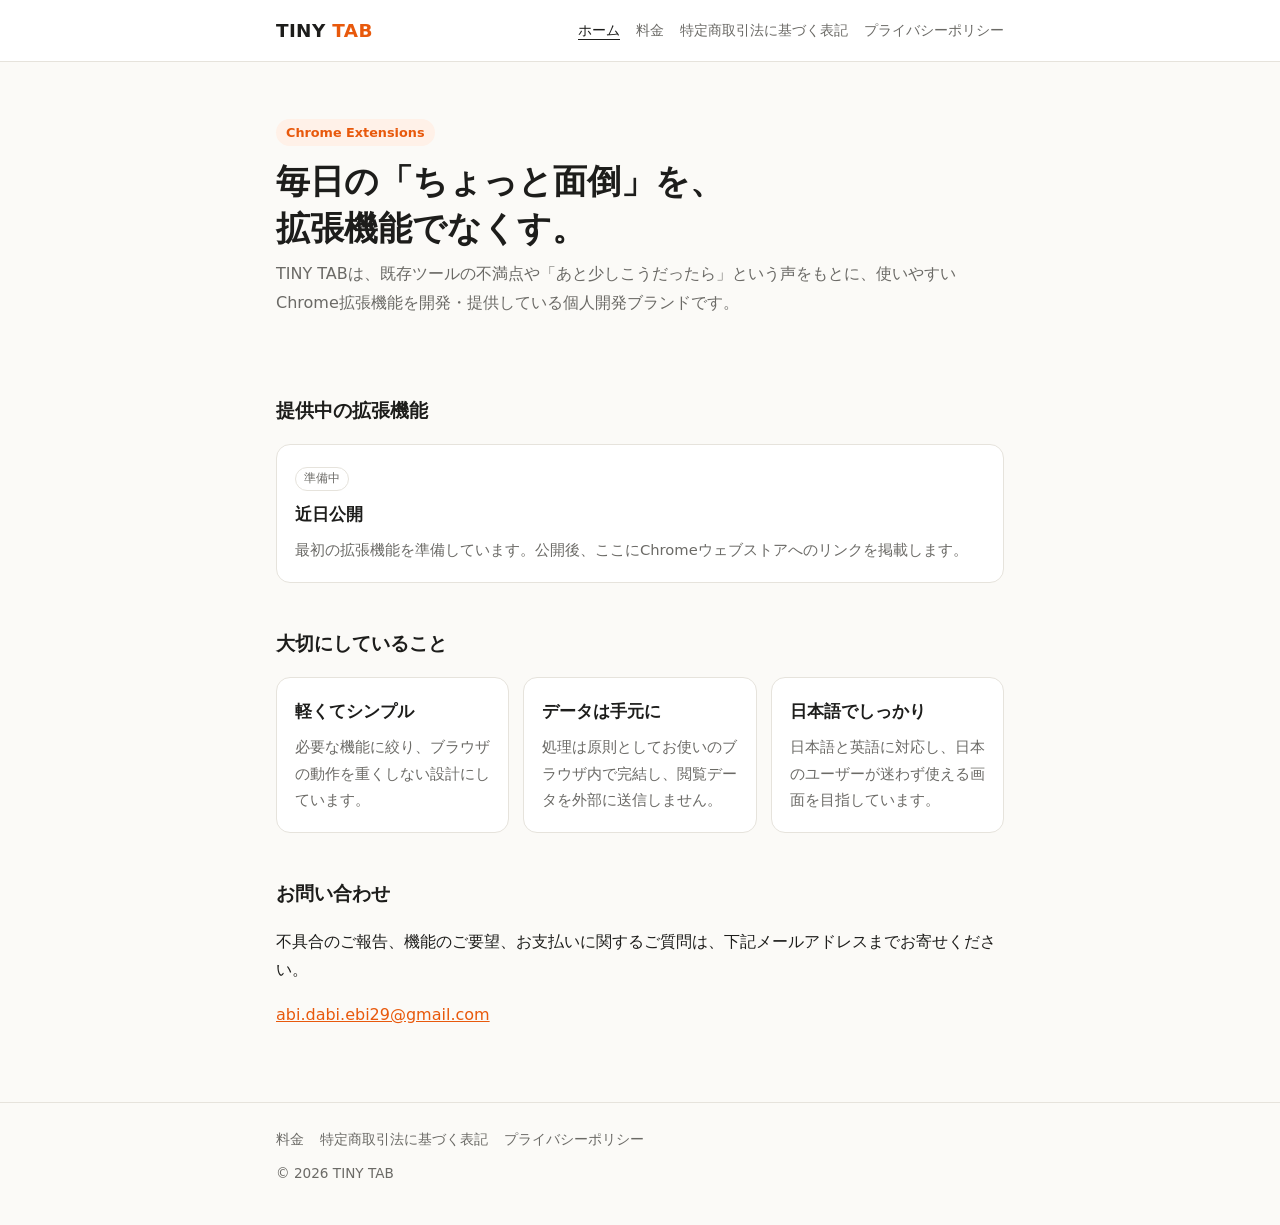
<file: index.html>
<!doctype html>
<html lang="ja">
<head>
<meta charset="utf-8">
<meta name="viewport" content="width=device-width, initial-scale=1">
<title>TINY TAB｜Chrome拡張機能</title>
<meta name="description" content="TINY TABは、毎日の「ちょっと面倒」を解決するChrome拡張機能を開発・提供しています。">
<link rel="stylesheet" href="style.css">
</head>
<body>
<header><div class="wrap">
  <a class="logo" href="index.html">TINY <span>TAB</span></a>
  <nav>
    <a href="index.html" aria-current="page">ホーム</a>
    <a href="pricing.html">料金</a>
    <a href="tokushoho.html">特定商取引法に基づく表記</a>
    <a href="privacy.html">プライバシーポリシー</a>
  </nav>
</div></header>

<main><div class="wrap">
  <section class="hero">
    <span class="tag">Chrome Extensions</span>
    <h1>毎日の「ちょっと面倒」を、<br>拡張機能でなくす。</h1>
    <p class="lead">TINY TABは、既存ツールの不満点や「あと少しこうだったら」という声をもとに、使いやすいChrome拡張機能を開発・提供している個人開発ブランドです。</p>
  </section>

  <h2>提供中の拡張機能</h2>
  <div class="cards">
    <article class="card">
      <span class="badge">準備中</span>
      <h3>近日公開</h3>
      <p>最初の拡張機能を準備しています。公開後、ここにChromeウェブストアへのリンクを掲載します。</p>
    </article>
  </div>

  <h2>大切にしていること</h2>
  <div class="cards">
    <article class="card"><h3>軽くてシンプル</h3><p>必要な機能に絞り、ブラウザの動作を重くしない設計にしています。</p></article>
    <article class="card"><h3>データは手元に</h3><p>処理は原則としてお使いのブラウザ内で完結し、閲覧データを外部に送信しません。</p></article>
    <article class="card"><h3>日本語でしっかり</h3><p>日本語と英語に対応し、日本のユーザーが迷わず使える画面を目指しています。</p></article>
  </div>

  <h2 id="contact">お問い合わせ</h2>
  <p>不具合のご報告、機能のご要望、お支払いに関するご質問は、下記メールアドレスまでお寄せください。</p>
  <p><a href="mailto:abi.dabi.ebi29@gmail.com">abi.dabi.ebi29@gmail.com</a></p>
</div></main>

<footer><div class="wrap">
  <nav>
    <a href="pricing.html">料金</a>
    <a href="tokushoho.html">特定商取引法に基づく表記</a>
    <a href="privacy.html">プライバシーポリシー</a>
  </nav>
  © 2026 TINY TAB
</div></footer>
</body>
</html>
</file>
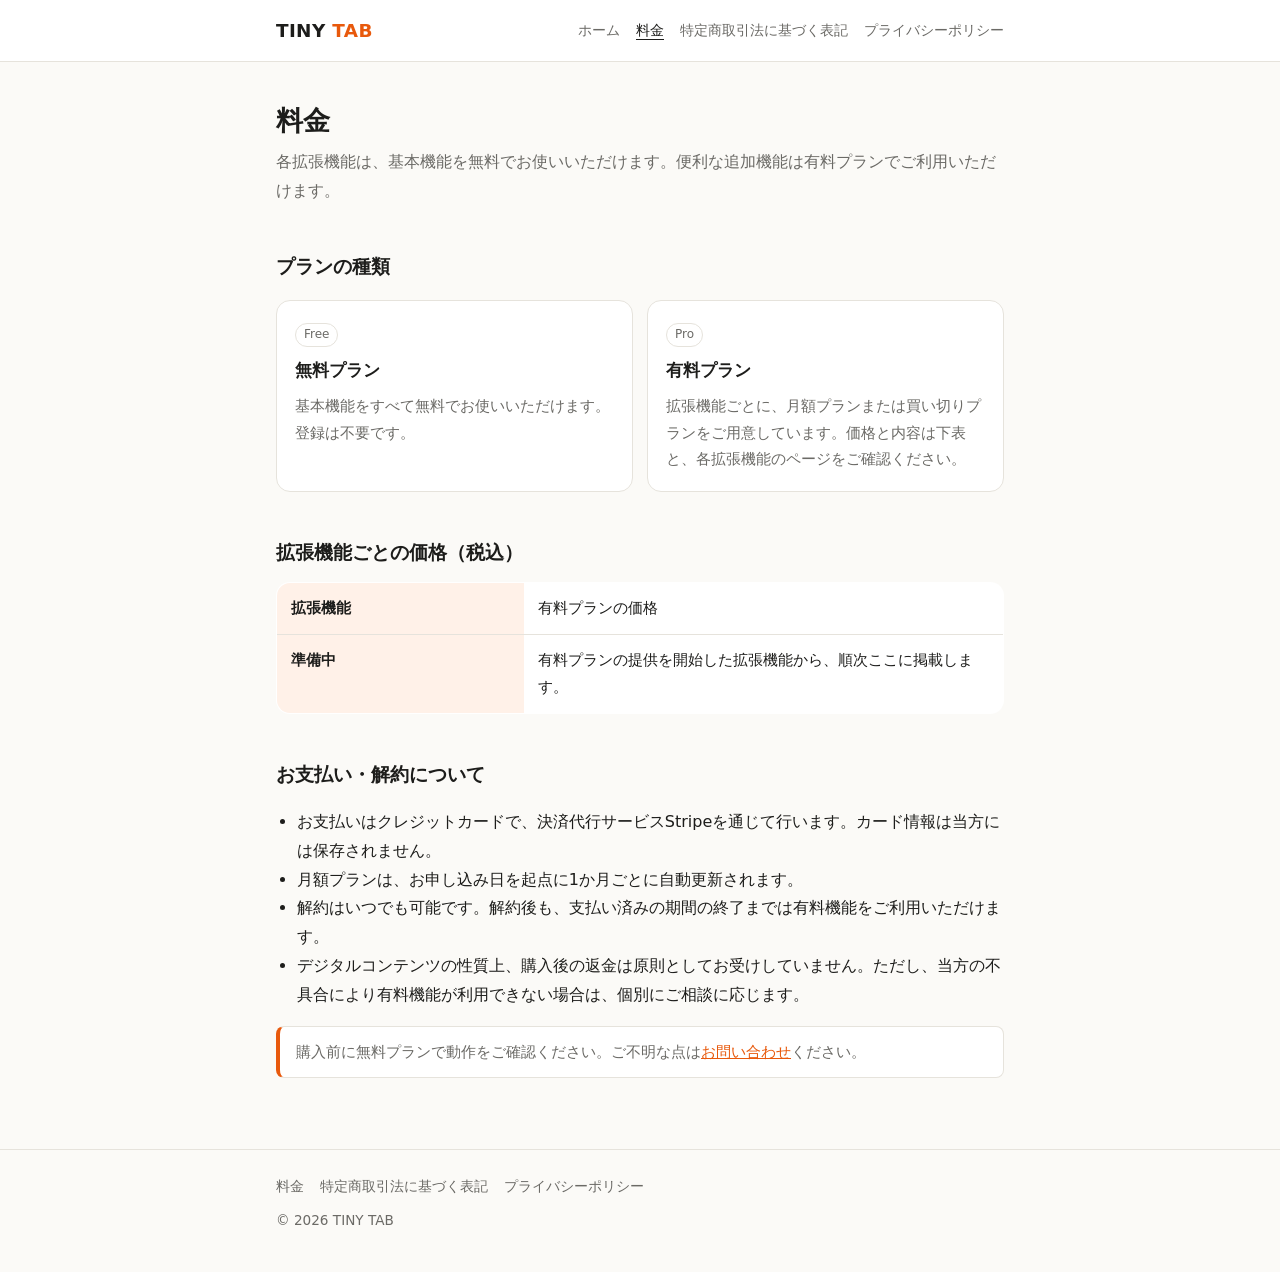
<file: pricing.html>
<!doctype html>
<html lang="ja">
<head>
<meta charset="utf-8">
<meta name="viewport" content="width=device-width, initial-scale=1">
<title>料金｜TINY TAB</title>
<link rel="stylesheet" href="style.css">
</head>
<body>
<header><div class="wrap">
  <a class="logo" href="index.html">TINY <span>TAB</span></a>
  <nav>
    <a href="index.html">ホーム</a>
    <a href="pricing.html" aria-current="page">料金</a>
    <a href="tokushoho.html">特定商取引法に基づく表記</a>
    <a href="privacy.html">プライバシーポリシー</a>
  </nav>
</div></header>

<main><div class="wrap">
  <h1>料金</h1>
  <p class="lead">各拡張機能は、基本機能を無料でお使いいただけます。便利な追加機能は有料プランでご利用いただけます。</p>

  <h2>プランの種類</h2>
  <div class="cards">
    <article class="card">
      <span class="badge">Free</span>
      <h3>無料プラン</h3>
      <p>基本機能をすべて無料でお使いいただけます。登録は不要です。</p>
    </article>
    <article class="card">
      <span class="badge">Pro</span>
      <h3>有料プラン</h3>
      <p>拡張機能ごとに、月額プランまたは買い切りプランをご用意しています。価格と内容は下表と、各拡張機能のページをご確認ください。</p>
    </article>
  </div>

  <h2>拡張機能ごとの価格（税込）</h2>
  <table>
    <tr><th>拡張機能</th><td>有料プランの価格</td></tr>
    <tr><th>準備中</th><td>有料プランの提供を開始した拡張機能から、順次ここに掲載します。</td></tr>
  </table>

  <h2>お支払い・解約について</h2>
  <ul>
    <li>お支払いはクレジットカードで、決済代行サービスStripeを通じて行います。カード情報は当方には保存されません。</li>
    <li>月額プランは、お申し込み日を起点に1か月ごとに自動更新されます。</li>
    <li>解約はいつでも可能です。解約後も、支払い済みの期間の終了までは有料機能をご利用いただけます。</li>
    <li>デジタルコンテンツの性質上、購入後の返金は原則としてお受けしていません。ただし、当方の不具合により有料機能が利用できない場合は、個別にご相談に応じます。</li>
  </ul>
  <p class="note">購入前に無料プランで動作をご確認ください。ご不明な点は<a href="index.html#contact">お問い合わせ</a>ください。</p>
</div></main>

<footer><div class="wrap">
  <nav>
    <a href="pricing.html">料金</a>
    <a href="tokushoho.html">特定商取引法に基づく表記</a>
    <a href="privacy.html">プライバシーポリシー</a>
  </nav>
  © 2026 TINY TAB
</div></footer>
</body>
</html>
</file>
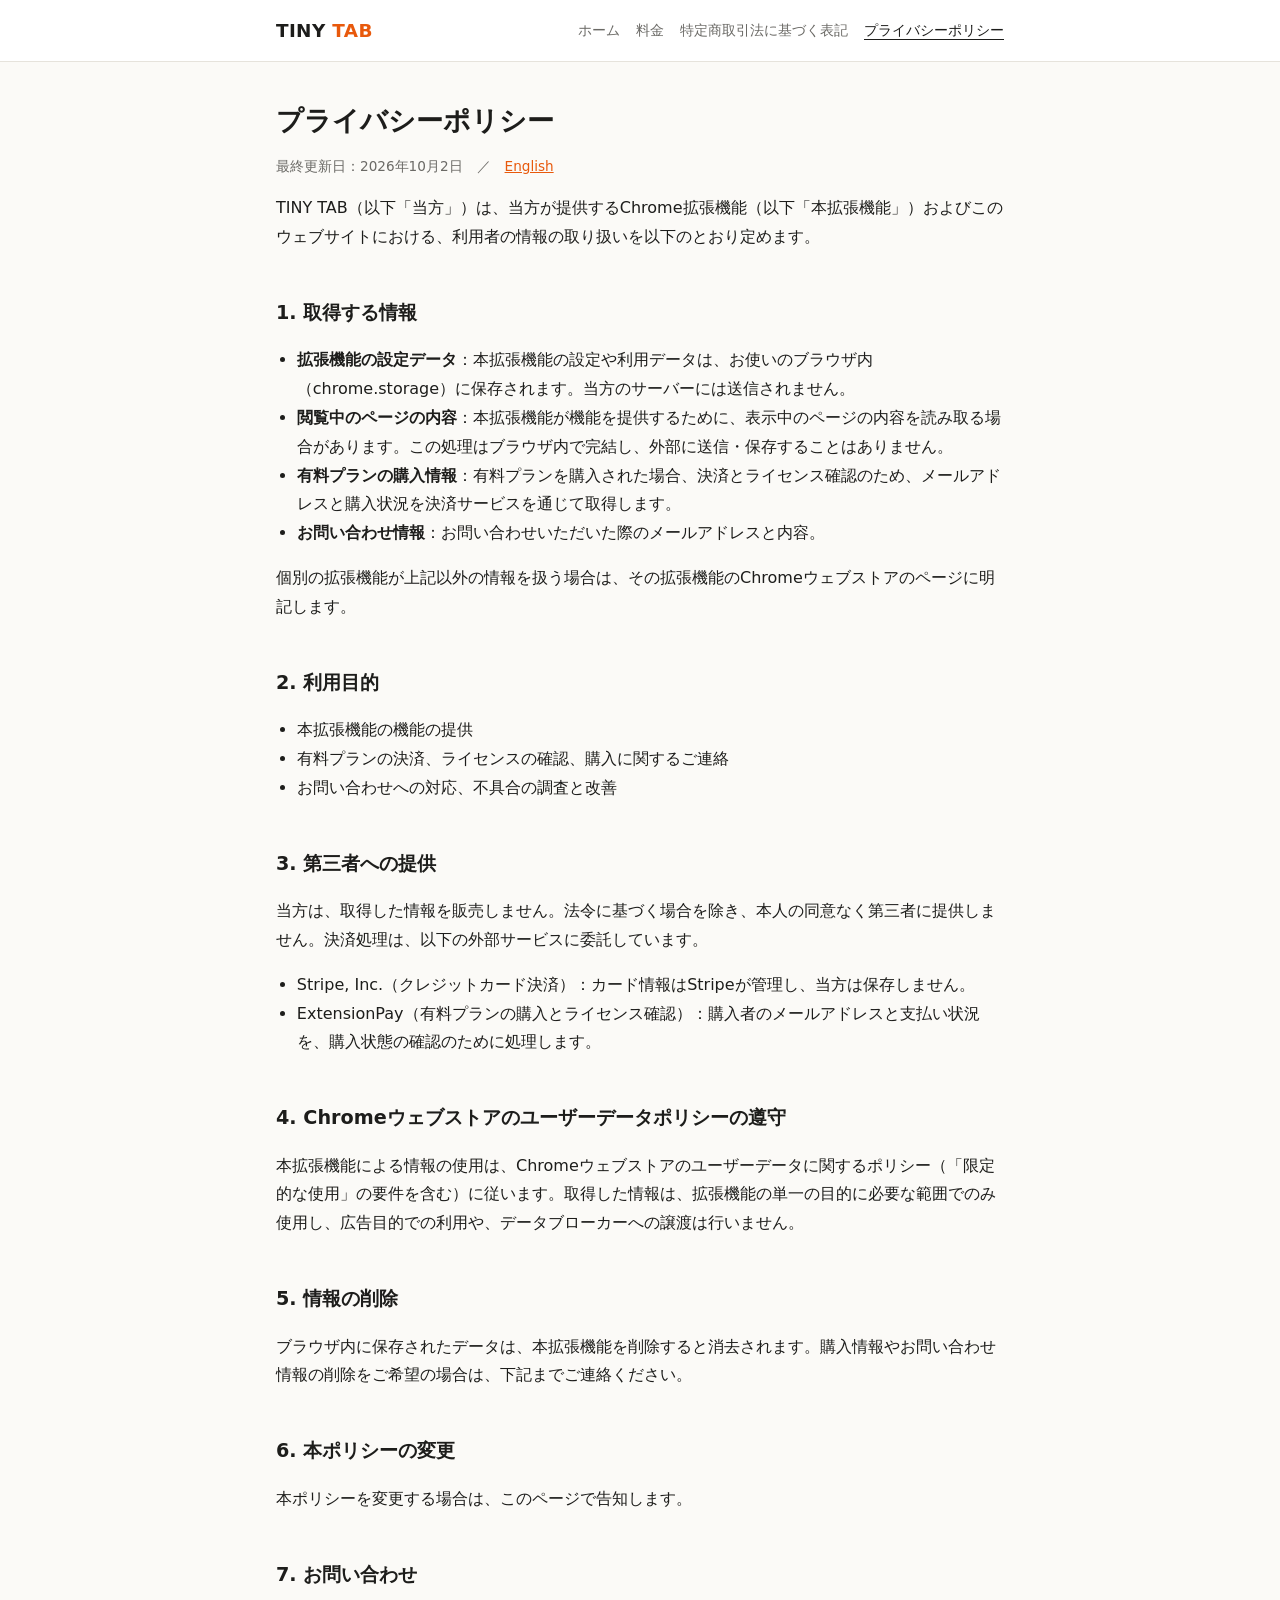
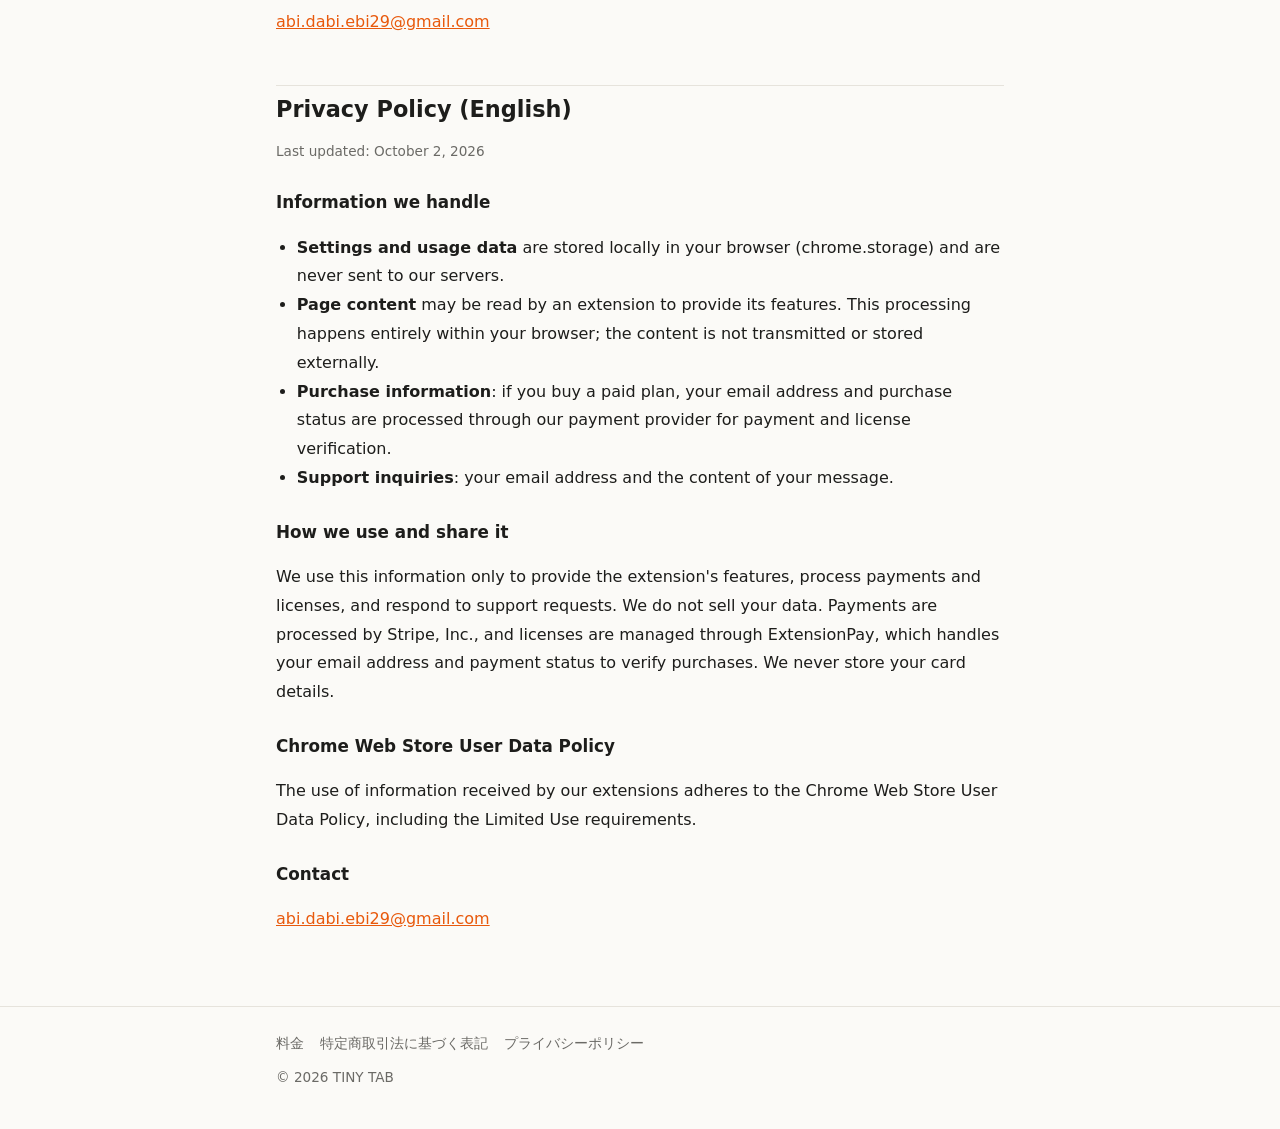
<file: privacy.html>
<!doctype html>
<html lang="ja">
<head>
<meta charset="utf-8">
<meta name="viewport" content="width=device-width, initial-scale=1">
<title>プライバシーポリシー｜TINY TAB</title>
<link rel="stylesheet" href="style.css">
</head>
<body>
<header><div class="wrap">
  <a class="logo" href="index.html">TINY <span>TAB</span></a>
  <nav>
    <a href="index.html">ホーム</a>
    <a href="pricing.html">料金</a>
    <a href="tokushoho.html">特定商取引法に基づく表記</a>
    <a href="privacy.html" aria-current="page">プライバシーポリシー</a>
  </nav>
</div></header>

<main><div class="wrap">
  <h1>プライバシーポリシー</h1>
  <p class="updated">最終更新日：2026年10月2日　／　<a href="#en">English</a></p>
  <p>TINY TAB（以下「当方」）は、当方が提供するChrome拡張機能（以下「本拡張機能」）およびこのウェブサイトにおける、利用者の情報の取り扱いを以下のとおり定めます。</p>

  <h2>1. 取得する情報</h2>
  <ul>
    <li><strong>拡張機能の設定データ</strong>：本拡張機能の設定や利用データは、お使いのブラウザ内（chrome.storage）に保存されます。当方のサーバーには送信されません。</li>
    <li><strong>閲覧中のページの内容</strong>：本拡張機能が機能を提供するために、表示中のページの内容を読み取る場合があります。この処理はブラウザ内で完結し、外部に送信・保存することはありません。</li>
    <li><strong>有料プランの購入情報</strong>：有料プランを購入された場合、決済とライセンス確認のため、メールアドレスと購入状況を決済サービスを通じて取得します。</li>
    <li><strong>お問い合わせ情報</strong>：お問い合わせいただいた際のメールアドレスと内容。</li>
  </ul>
  <p>個別の拡張機能が上記以外の情報を扱う場合は、その拡張機能のChromeウェブストアのページに明記します。</p>

  <h2>2. 利用目的</h2>
  <ul>
    <li>本拡張機能の機能の提供</li>
    <li>有料プランの決済、ライセンスの確認、購入に関するご連絡</li>
    <li>お問い合わせへの対応、不具合の調査と改善</li>
  </ul>

  <h2>3. 第三者への提供</h2>
  <p>当方は、取得した情報を販売しません。法令に基づく場合を除き、本人の同意なく第三者に提供しません。決済処理は、以下の外部サービスに委託しています。</p>
  <ul>
    <li>Stripe, Inc.（クレジットカード決済）：カード情報はStripeが管理し、当方は保存しません。</li>
    <li>ExtensionPay（有料プランの購入とライセンス確認）：購入者のメールアドレスと支払い状況を、購入状態の確認のために処理します。</li>
  </ul>

  <h2>4. Chromeウェブストアのユーザーデータポリシーの遵守</h2>
  <p>本拡張機能による情報の使用は、Chromeウェブストアのユーザーデータに関するポリシー（「限定的な使用」の要件を含む）に従います。取得した情報は、拡張機能の単一の目的に必要な範囲でのみ使用し、広告目的での利用や、データブローカーへの譲渡は行いません。</p>

  <h2>5. 情報の削除</h2>
  <p>ブラウザ内に保存されたデータは、本拡張機能を削除すると消去されます。購入情報やお問い合わせ情報の削除をご希望の場合は、下記までご連絡ください。</p>

  <h2>6. 本ポリシーの変更</h2>
  <p>本ポリシーを変更する場合は、このページで告知します。</p>

  <h2>7. お問い合わせ</h2>
  <p><a href="mailto:abi.dabi.ebi29@gmail.com">abi.dabi.ebi29@gmail.com</a></p>

  <hr style="border:none;border-top:1px solid var(--line);margin:48px 0 8px;">

  <h1 id="en" style="font-size:1.4rem;">Privacy Policy (English)</h1>
  <p class="updated">Last updated: October 2, 2026</p>
  <h3>Information we handle</h3>
  <ul>
    <li><strong>Settings and usage data</strong> are stored locally in your browser (chrome.storage) and are never sent to our servers.</li>
    <li><strong>Page content</strong> may be read by an extension to provide its features. This processing happens entirely within your browser; the content is not transmitted or stored externally.</li>
    <li><strong>Purchase information</strong>: if you buy a paid plan, your email address and purchase status are processed through our payment provider for payment and license verification.</li>
    <li><strong>Support inquiries</strong>: your email address and the content of your message.</li>
  </ul>
  <h3>How we use and share it</h3>
  <p>We use this information only to provide the extension's features, process payments and licenses, and respond to support requests. We do not sell your data. Payments are processed by Stripe, Inc., and licenses are managed through ExtensionPay, which handles your email address and payment status to verify purchases. We never store your card details.</p>
  <h3>Chrome Web Store User Data Policy</h3>
  <p>The use of information received by our extensions adheres to the Chrome Web Store User Data Policy, including the Limited Use requirements.</p>
  <h3>Contact</h3>
  <p><a href="mailto:abi.dabi.ebi29@gmail.com">abi.dabi.ebi29@gmail.com</a></p>
</div></main>

<footer><div class="wrap">
  <nav>
    <a href="pricing.html">料金</a>
    <a href="tokushoho.html">特定商取引法に基づく表記</a>
    <a href="privacy.html">プライバシーポリシー</a>
  </nav>
  © 2026 TINY TAB
</div></footer>
</body>
</html>
</file>
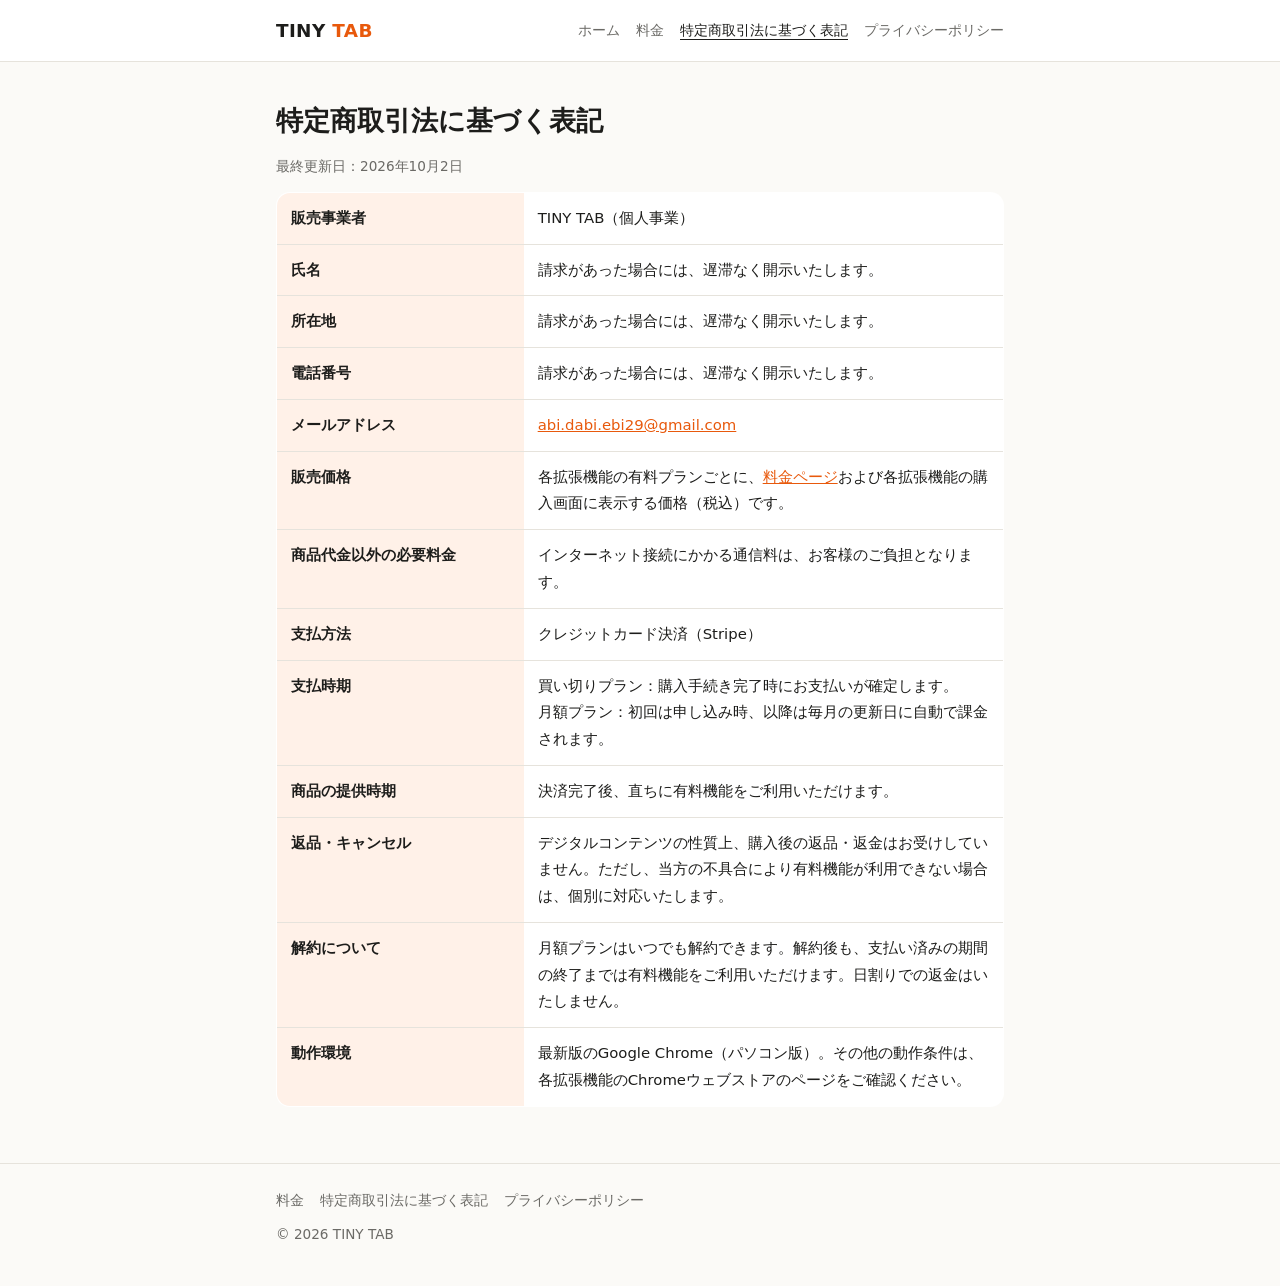
<file: tokushoho.html>
<!doctype html>
<html lang="ja">
<head>
<meta charset="utf-8">
<meta name="viewport" content="width=device-width, initial-scale=1">
<title>特定商取引法に基づく表記｜TINY TAB</title>
<link rel="stylesheet" href="style.css">
</head>
<body>
<header><div class="wrap">
  <a class="logo" href="index.html">TINY <span>TAB</span></a>
  <nav>
    <a href="index.html">ホーム</a>
    <a href="pricing.html">料金</a>
    <a href="tokushoho.html" aria-current="page">特定商取引法に基づく表記</a>
    <a href="privacy.html">プライバシーポリシー</a>
  </nav>
</div></header>

<main><div class="wrap">
  <h1>特定商取引法に基づく表記</h1>
  <p class="updated">最終更新日：2026年10月2日</p>

  <table class="kv">
    <tr><th>販売事業者</th><td>TINY TAB（個人事業）</td></tr>
    <tr><th>氏名</th><td>請求があった場合には、遅滞なく開示いたします。</td></tr>
    <tr><th>所在地</th><td>請求があった場合には、遅滞なく開示いたします。</td></tr>
    <tr><th>電話番号</th><td>請求があった場合には、遅滞なく開示いたします。</td></tr>
    <tr><th>メールアドレス</th><td><a href="mailto:abi.dabi.ebi29@gmail.com">abi.dabi.ebi29@gmail.com</a></td></tr>
    <tr><th>販売価格</th><td>各拡張機能の有料プランごとに、<a href="pricing.html">料金ページ</a>および各拡張機能の購入画面に表示する価格（税込）です。</td></tr>
    <tr><th>商品代金以外の必要料金</th><td>インターネット接続にかかる通信料は、お客様のご負担となります。</td></tr>
    <tr><th>支払方法</th><td>クレジットカード決済（Stripe）</td></tr>
    <tr><th>支払時期</th><td>買い切りプラン：購入手続き完了時にお支払いが確定します。<br>月額プラン：初回は申し込み時、以降は毎月の更新日に自動で課金されます。</td></tr>
    <tr><th>商品の提供時期</th><td>決済完了後、直ちに有料機能をご利用いただけます。</td></tr>
    <tr><th>返品・キャンセル</th><td>デジタルコンテンツの性質上、購入後の返品・返金はお受けしていません。ただし、当方の不具合により有料機能が利用できない場合は、個別に対応いたします。</td></tr>
    <tr><th>解約について</th><td>月額プランはいつでも解約できます。解約後も、支払い済みの期間の終了までは有料機能をご利用いただけます。日割りでの返金はいたしません。</td></tr>
    <tr><th>動作環境</th><td>最新版のGoogle Chrome（パソコン版）。その他の動作条件は、各拡張機能のChromeウェブストアのページをご確認ください。</td></tr>
  </table>
</div></main>

<footer><div class="wrap">
  <nav>
    <a href="pricing.html">料金</a>
    <a href="tokushoho.html">特定商取引法に基づく表記</a>
    <a href="privacy.html">プライバシーポリシー</a>
  </nav>
  © 2026 TINY TAB
</div></footer>
</body>
</html>
</file>
<file: style.css>
:root {
  --bg: #fbfaf7;
  --surface: #ffffff;
  --text: #1d1d1b;
  --muted: #6b6a66;
  --line: #e6e3dc;
  --accent: #e8590c;
  --accent-soft: #fff1e8;
  --radius: 14px;
}
@media (prefers-color-scheme: dark) {
  :root {
    --bg: #161615;
    --surface: #1f1f1d;
    --text: #efede8;
    --muted: #a4a29c;
    --line: #34332f;
    --accent: #ff8a3d;
    --accent-soft: #2c2018;
  }
}
* { box-sizing: border-box; }
html { -webkit-text-size-adjust: 100%; }
body {
  margin: 0;
  background: var(--bg);
  color: var(--text);
  font-family: "Hiragino Sans", "Noto Sans JP", system-ui, -apple-system, sans-serif;
  line-height: 1.8;
  font-size: 16px;
}
a { color: var(--accent); }
.wrap { max-width: 760px; margin: 0 auto; padding: 0 16px; }

header { border-bottom: 1px solid var(--line); background: var(--surface); }
header .wrap { display: flex; flex-wrap: wrap; align-items: center; justify-content: space-between; gap: 8px; padding-top: 14px; padding-bottom: 14px; }
.logo { font-weight: 800; font-size: 1.15rem; color: var(--text); text-decoration: none; letter-spacing: .02em; }
.logo span { color: var(--accent); }
nav { display: flex; flex-wrap: wrap; gap: 4px 16px; font-size: .9rem; }
nav a { color: var(--muted); text-decoration: none; }
nav a:hover, nav a[aria-current="page"] { color: var(--text); text-decoration: underline; text-underline-offset: 4px; }

main { padding: 40px 0 56px; }
h1 { font-size: 1.7rem; line-height: 1.4; margin: 0 0 8px; }
h2 { font-size: 1.2rem; margin: 40px 0 12px; padding-top: 4px; }
h3 { font-size: 1.05rem; margin: 24px 0 8px; }
.lead { color: var(--muted); margin: 0 0 24px; }
.updated { color: var(--muted); font-size: .85rem; }

.hero { padding: 16px 0 8px; }
.hero h1 { font-size: clamp(1.45rem, 6vw, 2.1rem); }
.hero .tag { display: inline-block; background: var(--accent-soft); color: var(--accent); font-weight: 700; font-size: .8rem; padding: 2px 10px; border-radius: 999px; margin-bottom: 12px; }

.cards { display: grid; gap: 14px; grid-template-columns: repeat(auto-fit, minmax(220px, 1fr)); margin-top: 16px; }
.card { background: var(--surface); border: 1px solid var(--line); border-radius: var(--radius); padding: 18px; }
.card h3 { margin-top: 0; }
.card p { margin: 0; color: var(--muted); font-size: .92rem; }
.badge { display: inline-block; font-size: .75rem; border: 1px solid var(--line); border-radius: 999px; padding: 0 8px; color: var(--muted); margin-bottom: 8px; }

table { width: 100%; border-collapse: collapse; background: var(--surface); border: 1px solid var(--line); border-radius: var(--radius); overflow: hidden; font-size: .93rem; }
th, td { text-align: left; vertical-align: top; padding: 12px 14px; border-bottom: 1px solid var(--line); }
tr:last-child th, tr:last-child td { border-bottom: none; }
th { width: 34%; font-weight: 700; background: var(--accent-soft); }
@media (max-width: 520px) {
  .kv th, .kv td { display: block; width: 100%; }
  .kv th { border-bottom: none; padding-bottom: 2px; }
}
.ph { background: #fff3bf; color: #5c4400; padding: 0 4px; border-radius: 4px; }
@media (prefers-color-scheme: dark) { .ph { background: #4a3b00; color: #ffe58a; } }

.note { background: var(--surface); border: 1px solid var(--line); border-left: 4px solid var(--accent); border-radius: 8px; padding: 12px 16px; font-size: .92rem; color: var(--muted); }
ul, ol { padding-left: 1.3em; }

footer { border-top: 1px solid var(--line); color: var(--muted); font-size: .85rem; padding: 24px 0 40px; }
footer nav { margin-bottom: 8px; }
</file>
